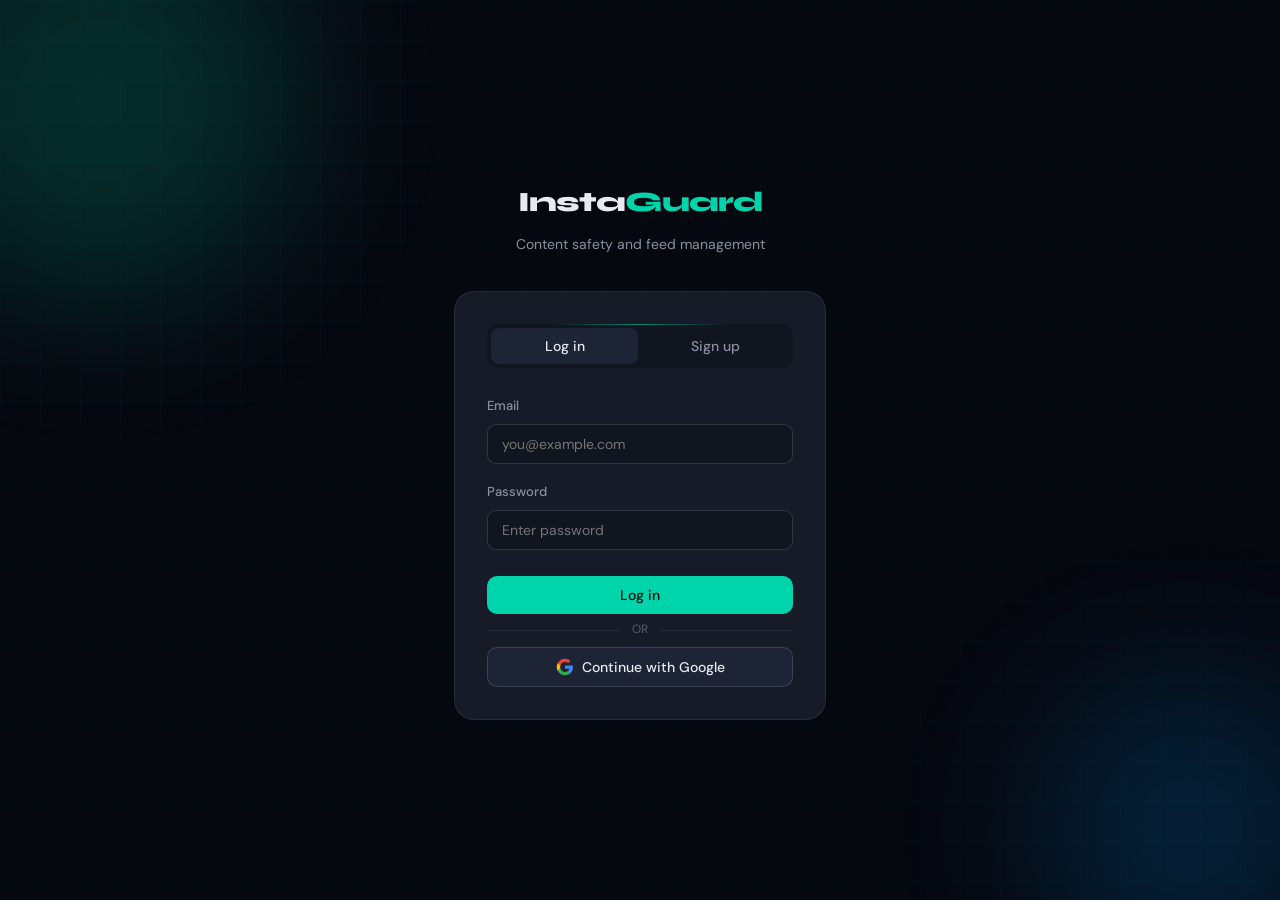
<file: frontend/index.html>
<!DOCTYPE html>
<html lang="en">
<head>
  <meta charset="UTF-8">
  <meta name="viewport" content="width=device-width, initial-scale=1.0">
  <title>InstaGuard — Login</title>
  <link rel="stylesheet" href="css/style.css">
  <style>
    body { display: flex; align-items: center; justify-content: center; min-height: 100vh; }

    .login-wrap {
      width: 100%;
      max-width: 420px;
      padding: 24px;
      position: relative;
      z-index: 1;
    }

    .login-logo {
      font-family: 'Syne', sans-serif;
      font-size: 28px;
      font-weight: 800;
      letter-spacing: -1px;
      text-align: center;
      margin-bottom: 8px;
    }

    .login-logo span { color: var(--accent); }

    .login-sub {
      text-align: center;
      color: var(--text2);
      font-size: 14px;
      margin-bottom: 36px;
    }

    .login-card {
      background: var(--surface);
      border: 1px solid var(--border);
      border-radius: var(--radius-lg);
      padding: 32px;
      animation: fadeUp 0.5s cubic-bezier(.4,0,.2,1) both;
    }

    .tabs {
      display: grid;
      grid-template-columns: 1fr 1fr;
      gap: 4px;
      background: var(--bg3);
      border-radius: 10px;
      padding: 4px;
      margin-bottom: 28px;
    }

    .tab-btn {
      padding: 9px;
      border: none;
      background: transparent;
      color: var(--text2);
      font-family: 'DM Sans', sans-serif;
      font-size: 14px;
      font-weight: 500;
      border-radius: 8px;
      cursor: pointer;
      transition: all 0.2s;
    }

    .tab-btn.active {
      background: var(--surface2);
      color: var(--text);
    }

    .glow-line {
      position: absolute;
      top: 0; left: 50%;
      transform: translateX(-50%);
      width: 180px;
      height: 1px;
      background: linear-gradient(90deg, transparent, var(--accent), transparent);
      opacity: 0.6;
    }

    .orb {
      position: fixed;
      border-radius: 50%;
      filter: blur(80px);
      pointer-events: none;
      opacity: 0.18;
    }

    .orb-1 {
      width: 400px; height: 400px;
      background: var(--accent);
      top: -100px; left: -100px;
    }

    .orb-2 {
      width: 300px; height: 300px;
      background: var(--accent2);
      bottom: -80px; right: -60px;
    }

    .demo-hint {
      margin-top: 20px;
      padding: 12px 16px;
      background: var(--bg3);
      border: 1px solid var(--border);
      border-radius: 9px;
      font-size: 12px;
      color: var(--text3);
      line-height: 1.7;
    }

    .demo-hint strong { color: var(--text2); }
  </style>
</head>
<body>
  <div class="orb orb-1"></div>
  <div class="orb orb-2"></div>

  <div class="login-wrap">
    <div class="login-logo">Insta<span>Guard</span></div>
    <p class="login-sub">Content safety and feed management</p>

    <div class="login-card">
      <div style="position:relative">
        <div class="glow-line"></div>
      </div>

      <div class="tabs">
        <button class="tab-btn active" id="tab-login" onclick="switchTab('login')">Log in</button>
        <button class="tab-btn" id="tab-signup" onclick="switchTab('signup')">Sign up</button>
      </div>

      <!-- Login form -->
      <div id="form-login">
        <div class="form-group">
          <label class="form-label">Email</label>
          <input class="form-input" id="login-email" type="email" placeholder="you@example.com" autocomplete="email">
        </div>
        <div class="form-group">
          <label class="form-label">Password</label>
          <input class="form-input" id="login-pass" type="password" placeholder="Enter password" autocomplete="current-password">
        </div>
        <button class="btn btn-primary" style="width:100%;justify-content:center;margin-top:8px" id="login-btn" onclick="doLogin()">
          Log in
        </button>

        <!-- Google Sign In -->
        <div style="margin-top: 16px; text-align: center; position: relative">
          <div style="border-top: 1px solid var(--border); margin: 16px 0"></div>
          <span style="position: absolute; top: -10px; left: 50%; transform: translateX(-50%); background: var(--surface); padding: 0 12px; font-size: 12px; color: var(--text3)">
            OR
          </span>
        </div>
        <button class="btn btn-secondary" style="width:100%;justify-content:center;margin-top:8px;display:flex;align-items:center;gap:8px" onclick="signInWithGoogle()">
          <svg width="18" height="18" viewBox="0 0 24 24" fill="none">
            <path d="M22.56 12.25c0-.78-.07-1.53-.2-2.25H12v4.26h5.92c-.26 1.37-1.04 2.53-2.21 3.31v2.77h3.57c2.08-1.92 3.28-4.74 3.28-8.09z" fill="#4285F4"/>
            <path d="M12 23c2.97 0 5.46-.98 7.28-2.66l-3.57-2.77c-.98.66-2.23 1.06-3.71 1.06-2.86 0-5.29-1.93-6.16-4.53H2.18v2.84C3.99 20.53 7.7 23 12 23z" fill="#34A853"/>
            <path d="M5.84 14.09c-.22-.66-.35-1.36-.35-2.09s.13-1.43.35-2.09V7.07H2.18C1.43 8.55 1 10.22 1 12s.43 3.45 1.18 4.93l2.85-2.22.81-.62z" fill="#FBBC05"/>
            <path d="M12 5.38c1.62 0 3.06.56 4.21 1.64l3.15-3.15C17.45 2.09 14.97 1 12 1 7.7 1 3.99 3.47 2.18 7.07l3.66 2.84c.87-2.6 3.3-4.53 6.16-4.53z" fill="#EA4335"/>
          </svg>
          Continue with Google
        </button>
      </div>

      <!-- Signup form -->
      <div id="form-signup" style="display:none">
        <div class="form-group">
          <label class="form-label">Email</label>
          <input class="form-input" id="signup-email" type="email" placeholder="you@example.com">
        </div>
        <div class="form-group">
          <label class="form-label">Password</label>
          <input class="form-input" id="signup-pass" type="password" placeholder="Min. 8 characters">
        </div>
        <button class="btn btn-primary" style="width:100%;justify-content:center;margin-top:8px" id="signup-btn" onclick="doSignup()">
          Create account
        </button>

        <!-- Google Sign In -->
        <div style="margin-top: 16px; text-align: center; position: relative">
          <div style="border-top: 1px solid var(--border); margin: 16px 0"></div>
          <span style="position: absolute; top: -10px; left: 50%; transform: translateX(-50%); background: var(--surface); padding: 0 12px; font-size: 12px; color: var(--text3)">
            OR
          </span>
        </div>
        <button class="btn btn-secondary" style="width:100%;justify-content:center;margin-top:8px;display:flex;align-items:center;gap:8px" onclick="signInWithGoogle()">
          <svg width="18" height="18" viewBox="0 0 24 24" fill="none">
            <path d="M22.56 12.25c0-.78-.07-1.53-.2-2.25H12v4.26h5.92c-.26 1.37-1.04 2.53-2.21 3.31v2.77h3.57c2.08-1.92 3.28-4.74 3.28-8.09z" fill="#4285F4"/>
            <path d="M12 23c2.97 0 5.46-.98 7.28-2.66l-3.57-2.77c-.98.66-2.23 1.06-3.71 1.06-2.86 0-5.29-1.93-6.16-4.53H2.18v2.84C3.99 20.53 7.7 23 12 23z" fill="#34A853"/>
            <path d="M5.84 14.09c-.22-.66-.35-1.36-.35-2.09s.13-1.43.35-2.09V7.07H2.18C1.43 8.55 1 10.22 1 12s.43 3.45 1.18 4.93l2.85-2.22.81-.62z" fill="#FBBC05"/>
            <path d="M12 5.38c1.62 0 3.06.56 4.21 1.64l3.15-3.15C17.45 2.09 14.97 1 12 1 7.7 1 3.99 3.47 2.18 7.07l3.66 2.84c.87-2.6 3.3-4.53 6.16-4.53z" fill="#EA4335"/>
          </svg>
          Continue with Google
        </button>
      </div>
    </div>
  </div>

  <script src="js/utils.js"></script>
  <script>
    // Redirect if already logged in
    if (getUser()) window.location.href = 'pages/dashboard.html';

    function switchTab(t) {
      document.getElementById('form-login').style.display  = t === 'login'  ? '' : 'none';
      document.getElementById('form-signup').style.display = t === 'signup' ? '' : 'none';
      document.getElementById('tab-login').classList.toggle('active',  t === 'login');
      document.getElementById('tab-signup').classList.toggle('active', t === 'signup');
    }

    async function doLogin() {
      const email = document.getElementById('login-email').value.trim();
      const pass  = document.getElementById('login-pass').value;
      if (!email || !pass) return toast('Please fill in all fields', 'error');

      const btn = document.getElementById('login-btn');
      btn.innerHTML = '<span class="spinner"></span> Logging in...';
      btn.disabled = true;

      try {
        const res = await apiFetch('/auth/login', {
          method: 'POST',
          body: JSON.stringify({ email, password: pass })
        });
        localStorage.setItem('ig_token', res.access_token);
        setUser(res.user);
        window.location.href = 'pages/dashboard.html';
      } catch(e) {
        toast(e.message, 'error');
        btn.innerHTML = 'Log in';
        btn.disabled = false;
      }
    }

    async function signInWithGoogle() {
      // Redirect to Supabase Google OAuth
      const supabaseUrl = 'https://mrbmrckpghhmuwdvaoxl.supabase.co';
      const redirectUrl = 'https://insta-guard-lyart.vercel.app/pages/dashboard.html';
      window.location.href = `${supabaseUrl}/auth/v1/authorize?provider=google&redirect_to=${encodeURIComponent(redirectUrl)}`;
    }

    async function doSignup() {
      const email = document.getElementById('signup-email').value.trim();
      const pass  = document.getElementById('signup-pass').value;
      if (!email || !pass) return toast('Please fill in all fields', 'error');
      if (pass.length < 8) return toast('Password must be at least 8 characters', 'error');

      const btn = document.getElementById('signup-btn');
      btn.innerHTML = '<span class="spinner"></span> Creating...';
      btn.disabled = true;

      try {
        const res = await apiFetch('/auth/signup', {
          method: 'POST',
          body: JSON.stringify({ email, password: pass })
        });
        localStorage.setItem('ig_token', res.access_token);
        setUser(res.user);
        window.location.href = 'pages/dashboard.html';
      } catch(e) {
        toast(e.message, 'error');
        btn.innerHTML = 'Create account';
        btn.disabled = false;
      }
    }

    // Enter key support
    document.addEventListener('keydown', e => {
      if (e.key !== 'Enter') return;
      if (document.getElementById('form-login').style.display !== 'none') doLogin();
      else doSignup();
    });
  </script>
</body>
</html>
</file>
<file: frontend/css/style.css>
@import url('https://fonts.googleapis.com/css2?family=Syne:wght@400;600;700;800&family=DM+Sans:ital,wght@0,300;0,400;0,500;1,300&display=swap');

:root {
  --bg: #06080f;
  --bg2: #0c1018;
  --bg3: #111520;
  --surface: #161b27;
  --surface2: #1d2435;
  --border: rgba(255,255,255,0.07);
  --border-bright: rgba(255,255,255,0.14);
  --accent: #00d4aa;
  --accent2: #0099ff;
  --danger: #ff4b4b;
  --warn: #f5a623;
  --text: #e8eaf0;
  --text2: #8b90a0;
  --text3: #555b6e;
  --radius: 12px;
  --radius-lg: 20px;
}

*, *::before, *::after { box-sizing: border-box; margin: 0; padding: 0; }

html { scroll-behavior: smooth; }

body {
  font-family: 'DM Sans', sans-serif;
  background: var(--bg);
  color: var(--text);
  min-height: 100vh;
  font-size: 15px;
  line-height: 1.6;
  overflow-x: hidden;
}

/* Grid noise texture overlay */
body::before {
  content: '';
  position: fixed;
  inset: 0;
  background-image:
    linear-gradient(rgba(0,212,170,0.03) 1px, transparent 1px),
    linear-gradient(90deg, rgba(0,212,170,0.03) 1px, transparent 1px);
  background-size: 40px 40px;
  pointer-events: none;
  z-index: 0;
}

/* Nav */
.nav {
  position: fixed;
  top: 0; left: 0; right: 0;
  z-index: 100;
  display: flex;
  align-items: center;
  justify-content: space-between;
  padding: 0 32px;
  height: 64px;
  background: rgba(6,8,15,0.85);
  backdrop-filter: blur(20px);
  border-bottom: 1px solid var(--border);
}

.nav-logo {
  font-family: 'Syne', sans-serif;
  font-weight: 800;
  font-size: 20px;
  color: var(--text);
  text-decoration: none;
  letter-spacing: -0.5px;
}

.nav-logo span { color: var(--accent); }

.nav-links {
  display: flex;
  gap: 4px;
  list-style: none;
}

.nav-links a {
  display: block;
  padding: 7px 16px;
  color: var(--text2);
  text-decoration: none;
  font-size: 14px;
  font-weight: 400;
  border-radius: 8px;
  transition: all 0.2s;
}

.nav-links a:hover,
.nav-links a.active {
  color: var(--text);
  background: var(--surface);
}

.nav-links a.active { color: var(--accent); }

.nav-right {
  display: flex;
  align-items: center;
  gap: 12px;
}

.nav-user {
  font-size: 13px;
  color: var(--text2);
}

.btn-logout {
  font-size: 13px;
  padding: 6px 14px;
  border: 1px solid var(--border-bright);
  background: transparent;
  color: var(--text2);
  border-radius: 8px;
  cursor: pointer;
  font-family: 'DM Sans', sans-serif;
  transition: all 0.2s;
}

.btn-logout:hover {
  background: var(--surface);
  color: var(--text);
}

/* Main layout */
.main {
  padding-top: 64px;
  min-height: 100vh;
  position: relative;
  z-index: 1;
}

.container {
  max-width: 1100px;
  margin: 0 auto;
  padding: 40px 32px;
}

/* Page header */
.page-header {
  margin-bottom: 40px;
}

.page-header h1 {
  font-family: 'Syne', sans-serif;
  font-size: 32px;
  font-weight: 700;
  letter-spacing: -1px;
  color: var(--text);
  margin-bottom: 6px;
}

.page-header p {
  color: var(--text2);
  font-size: 15px;
}

/* Cards */
.card {
  background: var(--surface);
  border: 1px solid var(--border);
  border-radius: var(--radius-lg);
  padding: 28px;
}

.card-title {
  font-family: 'Syne', sans-serif;
  font-size: 15px;
  font-weight: 600;
  color: var(--text);
  margin-bottom: 20px;
  letter-spacing: 0.3px;
}

/* Buttons */
.btn {
  display: inline-flex;
  align-items: center;
  gap: 8px;
  padding: 10px 22px;
  border-radius: 10px;
  font-family: 'DM Sans', sans-serif;
  font-size: 14px;
  font-weight: 500;
  cursor: pointer;
  border: none;
  transition: all 0.2s;
  text-decoration: none;
}

.btn-primary {
  background: var(--accent);
  color: #06080f;
}

.btn-primary:hover {
  background: #00f0c0;
  transform: translateY(-1px);
}

.btn-secondary {
  background: var(--surface2);
  color: var(--text);
  border: 1px solid var(--border-bright);
}

.btn-secondary:hover {
  background: var(--surface);
  border-color: var(--accent);
  color: var(--accent);
}

.btn-danger {
  background: rgba(255,75,75,0.15);
  color: var(--danger);
  border: 1px solid rgba(255,75,75,0.3);
}

.btn-danger:hover {
  background: rgba(255,75,75,0.25);
}

/* Status badges */
.badge {
  display: inline-flex;
  align-items: center;
  gap: 5px;
  padding: 3px 10px;
  border-radius: 20px;
  font-size: 12px;
  font-weight: 500;
}

.badge-approved {
  background: rgba(0,212,170,0.12);
  color: var(--accent);
  border: 1px solid rgba(0,212,170,0.25);
}

.badge-rejected {
  background: rgba(255,75,75,0.12);
  color: var(--danger);
  border: 1px solid rgba(255,75,75,0.25);
}

.badge-review {
  background: rgba(245,166,35,0.12);
  color: var(--warn);
  border: 1px solid rgba(245,166,35,0.25);
}

.badge-pending {
  background: rgba(139,144,160,0.12);
  color: var(--text2);
  border: 1px solid var(--border);
}

/* Score bar */
.score-bar-wrap {
  margin: 8px 0;
}

.score-bar-track {
  height: 6px;
  background: var(--surface2);
  border-radius: 99px;
  overflow: hidden;
}

.score-bar-fill {
  height: 100%;
  border-radius: 99px;
  transition: width 0.6s cubic-bezier(.4,0,.2,1);
}

.score-bar-fill.safe   { background: var(--accent); }
.score-bar-fill.warn   { background: var(--warn); }
.score-bar-fill.danger { background: var(--danger); }

.score-label {
  display: flex;
  justify-content: space-between;
  font-size: 12px;
  color: var(--text2);
  margin-top: 4px;
}

/* Toast */
.toast {
  position: fixed;
  bottom: 28px;
  right: 28px;
  z-index: 999;
  padding: 12px 20px;
  background: var(--surface2);
  border: 1px solid var(--border-bright);
  border-radius: 10px;
  font-size: 14px;
  color: var(--text);
  box-shadow: 0 8px 32px rgba(0,0,0,0.5);
  transform: translateY(80px);
  opacity: 0;
  transition: all 0.3s cubic-bezier(.4,0,.2,1);
  pointer-events: none;
}

.toast.show {
  transform: translateY(0);
  opacity: 1;
}

.toast.success { border-color: rgba(0,212,170,0.4); color: var(--accent); }
.toast.error   { border-color: rgba(255,75,75,0.4); color: var(--danger); }
.toast.warn    { border-color: rgba(245,166,35,0.4); color: var(--warn); }

/* Loader spinner */
.spinner {
  width: 20px; height: 20px;
  border: 2px solid var(--border-bright);
  border-top-color: var(--accent);
  border-radius: 50%;
  animation: spin 0.7s linear infinite;
  display: inline-block;
}

@keyframes spin { to { transform: rotate(360deg); } }

/* Form inputs */
.form-group { margin-bottom: 18px; }

.form-label {
  display: block;
  font-size: 13px;
  color: var(--text2);
  margin-bottom: 7px;
  font-weight: 500;
}

.form-input,
.form-select {
  width: 100%;
  padding: 10px 14px;
  background: var(--bg3);
  border: 1px solid var(--border-bright);
  border-radius: 9px;
  color: var(--text);
  font-family: 'DM Sans', sans-serif;
  font-size: 14px;
  transition: border-color 0.2s;
  outline: none;
}

.form-input:focus,
.form-select:focus {
  border-color: var(--accent);
}

.form-select option { background: var(--bg3); }

/* Tables */
.table-wrap { overflow-x: auto; }

table {
  width: 100%;
  border-collapse: collapse;
  font-size: 14px;
}

thead th {
  text-align: left;
  padding: 10px 14px;
  font-size: 12px;
  font-weight: 500;
  color: var(--text3);
  text-transform: uppercase;
  letter-spacing: 0.8px;
  border-bottom: 1px solid var(--border);
}

tbody td {
  padding: 13px 14px;
  border-bottom: 1px solid var(--border);
  color: var(--text2);
}

tbody tr:last-child td { border-bottom: none; }

tbody tr:hover td { background: rgba(255,255,255,0.02); }

/* Utility */
.flex { display: flex; }
.items-center { align-items: center; }
.justify-between { justify-content: space-between; }
.gap-12 { gap: 12px; }
.gap-16 { gap: 16px; }
.gap-24 { gap: 24px; }
.mt-8  { margin-top: 8px; }
.mt-16 { margin-top: 16px; }
.mt-24 { margin-top: 24px; }
.mb-16 { margin-bottom: 16px; }
.mb-24 { margin-bottom: 24px; }
.text-sm { font-size: 13px; }
.text-xs { font-size: 12px; }
.text-accent { color: var(--accent); }
.text-danger { color: var(--danger); }
.text-warn   { color: var(--warn); }
.text-muted  { color: var(--text2); }

/* Animate in */
@keyframes fadeUp {
  from { opacity: 0; transform: translateY(18px); }
  to   { opacity: 1; transform: translateY(0); }
}

.fade-up {
  animation: fadeUp 0.45s cubic-bezier(.4,0,.2,1) both;
}

.fade-up-d1 { animation-delay: 0.05s; }
.fade-up-d2 { animation-delay: 0.12s; }
.fade-up-d3 { animation-delay: 0.19s; }
.fade-up-d4 { animation-delay: 0.26s; }
</file>
